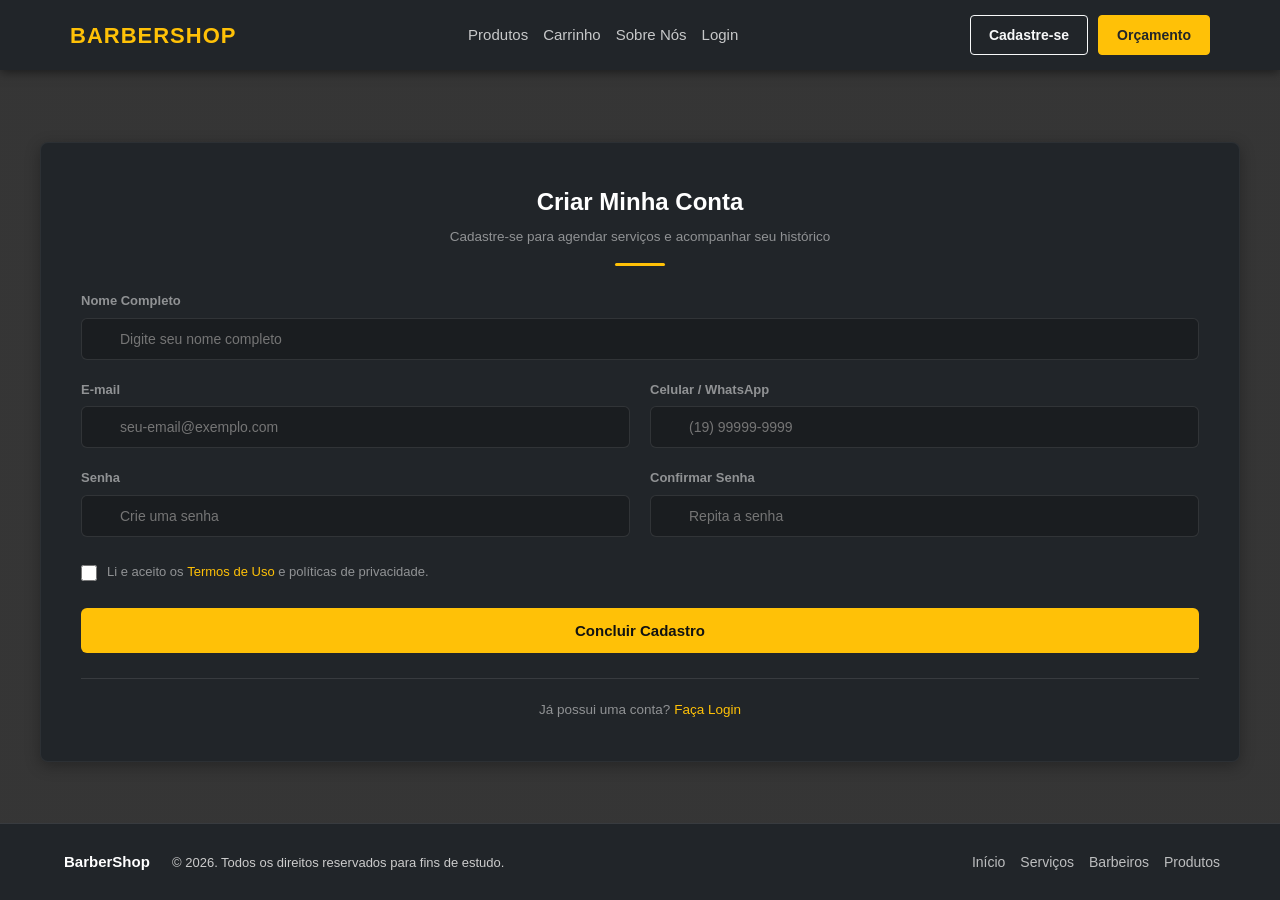
<file: liçao final/CadastroCliente/index.html>
<!DOCTYPE html>
<html lang="pt-BR">
<head>
    <meta charset="UTF-8">
    <meta name="viewport" content="width=device-width, initial-scale=1.0">
    <title>BarberShop | Criar Conta</title>
    
    <link rel="stylesheet" href="style.css">
</head>
<body>

    <header>
        <div class="nav-container">
            <a class="fontedelogo" href="../login/index.html">BarberShop</a>
            <nav>
                <ul class="menu-links">
                    <li><a href="../Listagem/index.html">Produtos</a></li>
                    <li><a href="../Resumo/index.html">Carrinho</a></li>
                    <li><a href="../index.html">Sobre Nós</a></li>
                    <li><a href="../login/index.html">Login</a></li>
                </ul>
            </nav>
            <div class="nav-buttons">
                <a class="btn-custom btn-outline" href="../CadastroCliente/index.html">Cadastre-se</a>
                <a class="btn-custom btn-primary-custom" href="https://wa.me" target="_blank">Orçamento</a>
            </div>
        </div>
    </header>

    <main class="main-cadastro">
        <section class="container-cadastro">
            <div class="card-cadastro">
                
                <div class="cadastro-header">
                    <h2>Criar Minha Conta</h2>
                    <p>Cadastre-se para agendar serviços e acompanhar seu histórico</p>
                    <div class="linha-decorativa"></div>
                </div>

                <form onsubmit="realizarCadastro(event)">
                    <div class="form-grid">
                        
                        <div class="form-grupo col-larga">
                            <label for="nome">Nome Completo</label>
                            <div class="input-wrapper">
                                <span class="input-icone"></span>
                                <input type="text" id="nome" placeholder="Digite seu nome completo" required autocomplete="name">
                            </div>
                        </div>

                        <div class="form-grupo">
                            <label for="email">E-mail</label>
                            <div class="input-wrapper">
                                <span class="input-icone"></span>
                                <input type="email" id="email" placeholder="seu-email@exemplo.com" required autocomplete="email">
                            </div>
                        </div>

                        <div class="form-grupo">
                            <label for="telefone">Celular / WhatsApp</label>
                            <div class="input-wrapper">
                                <span class="input-icone"></span>
                                <input type="tel" id="telefone" placeholder="(19) 99999-9999" required autocomplete="tel">
                            </div>
                        </div>

                        <div class="form-grupo">
                            <label for="senha">Senha</label>
                            <div class="input-wrapper">
                                <span class="input-icone"></span>
                                <input type="password" id="senha" placeholder="Crie uma senha" required autocomplete="new-password">
                                <button type="button" class="btn-olho" onclick="toggleSenha('senha', this)"></button>
                            </div>
                        </div>

                        <div class="form-grupo">
                            <label for="confirma-senha">Confirmar Senha</label>
                            <div class="input-wrapper">
                                <span class="input-icone"></span>
                                <input type="password" id="confirma-senha" placeholder="Repita a senha" required autocomplete="new-password">
                                <button type="button" class="btn-olho" onclick="toggleSenha('confirma-senha', this)"></button>
                            </div>
                        </div>

                        <div class="form-grupo col-larga check-grupo">
                            <input type="checkbox" id="termos" required>
                            <label for="termos">
                                Li e aceito os <a href="#" class="texto-ouro">Termos de Uso</a> e políticas de privacidade.
                            </label>
                        </div>

                        <div class="form-grupo col-larga">
                            <button type="submit" class="btn-cadastro-enviar">Concluir Cadastro</button>
                        </div>

                    </div>
                </form>

                <div class="cadastro-footer">
                    <p>Já possui uma conta? <a href="../login/index.html" class="texto-ouro">Faça Login</a></p>
                </div>

            </div>
        </section>
    </main>

    <footer class="main-footer">
        <div class="footer-container">
            <div class="footer-brand">
                <span class="brand-name">
                    <i class="bi bi-scissors"></i> BarberShop
                </span>
                <small class="footer-copyright">
                    &copy; 2026. Todos os direitos reservados para fins de estudo.
                </small>
            </div>
            <div class="footer-links">
                <a href="../login/index.html">Início</a>
                <a href="../Listagem/index.html">Serviços</a>
                <a href="../Listagem copy/index.html">Barbeiros</a>
                <a href="../Listagem/index.html">Produtos</a>
            </div>
        </div>
    </footer>

    <script src="script.js"></script>
</body>
</html>
</file>
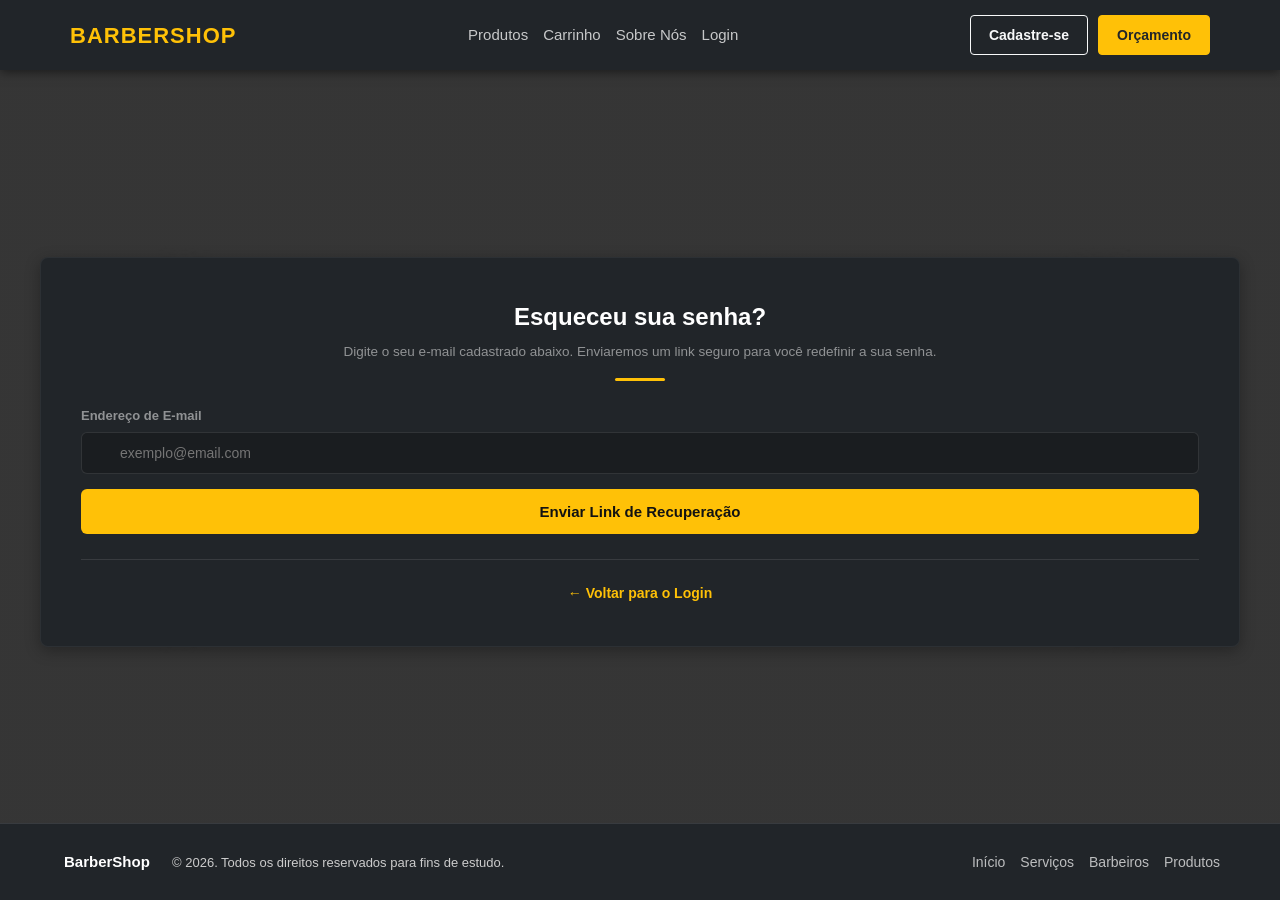
<file: liçao final/EqueceuSenha/index.html>
<!DOCTYPE html>
<html lang="pt-BR">
<head>
    <meta charset="UTF-8">
    <meta name="viewport" content="width=device-width, initial-scale=1.0">
    <title>BarberShop | Recuperar Senha</title>
   
    <link rel="stylesheet" href="style.css">
</head>
<body>

    <header>
        <div class="nav-container">
            <a class="fontedelogo" href="../login/index.html">BarberShop</a>
            <nav>
                <ul class="menu-links">
                    <li><a href="../Listagem/index.html">Produtos</a></li>
                    <li><a href="../Resumo/index.html">Carrinho</a></li>
                    <li><a href="../index.html">Sobre Nós</a></li>
                    <li><a href="../login/index.html">Login</a></li>
                </ul>
            </nav>
            <div class="nav-buttons">
                <a class="btn-custom btn-outline" href="../CadastroCliente/index.html">Cadastre-se</a>
                <a class="btn-custom btn-primary-custom" href="https://wa.me" target="_blank">Orçamento</a>
            </div>
        </div>
    </header>

    <main class="main-cadastro">
        <section class="container-cadastro">
            <div class="card-cadastro card-centralizado">
                
                <div class="cadastro-header">
                    <h2>Esqueceu sua senha?</h2>
                    <p>Digite o seu e-mail cadastrado abaixo. Enviaremos um link seguro para você redefinir a sua senha.</p>
                    <div class="linha-decorativa"></div>
                </div>

                <form action="../login/index.html" method="POST">
                    <div class="form-grid">
                        
                        <div class="form-grupo col-larga">
                            <label for="email">Endereço de E-mail</label>
                            <div class="input-wrapper">
                               
                                <input type="email" id="email" placeholder="exemplo@email.com" required autocomplete="email">
                            </div>
                        </div>

                        <div class="form-grupo col-larga">
                            <button type="submit" class="btn-cadastro-enviar">Enviar Link de Recuperação</button>
                        </div>

                    </div>
                </form>

                <div class="cadastro-footer">
                    <a href="../login/index.html" class="texto-ouro link-voltar">&larr; Voltar para o Login</a>
                </div>

            </div>
        </section>
    </main>

    <footer class="main-footer">
        <div class="footer-container">
            <div class="footer-brand">
                <span class="brand-name">
                    <i class="bi bi-scissors"></i> BarberShop
                </span>
                <small class="footer-copyright">
                    &copy; 2026. Todos os direitos reservados para fins de estudo.
                </small>
            </div>
            <div class="footer-links">
                <a href="../login/index.html">Início</a>
                <a href="../Listagem/index.html">Serviços</a>
                <a href="../Listagem copy/index.html">Barbeiros</a>
                <a href="../Listagem/index.html">Produtos</a>
            </div>
        </div>
    </footer>

</body>
</html>
</file>
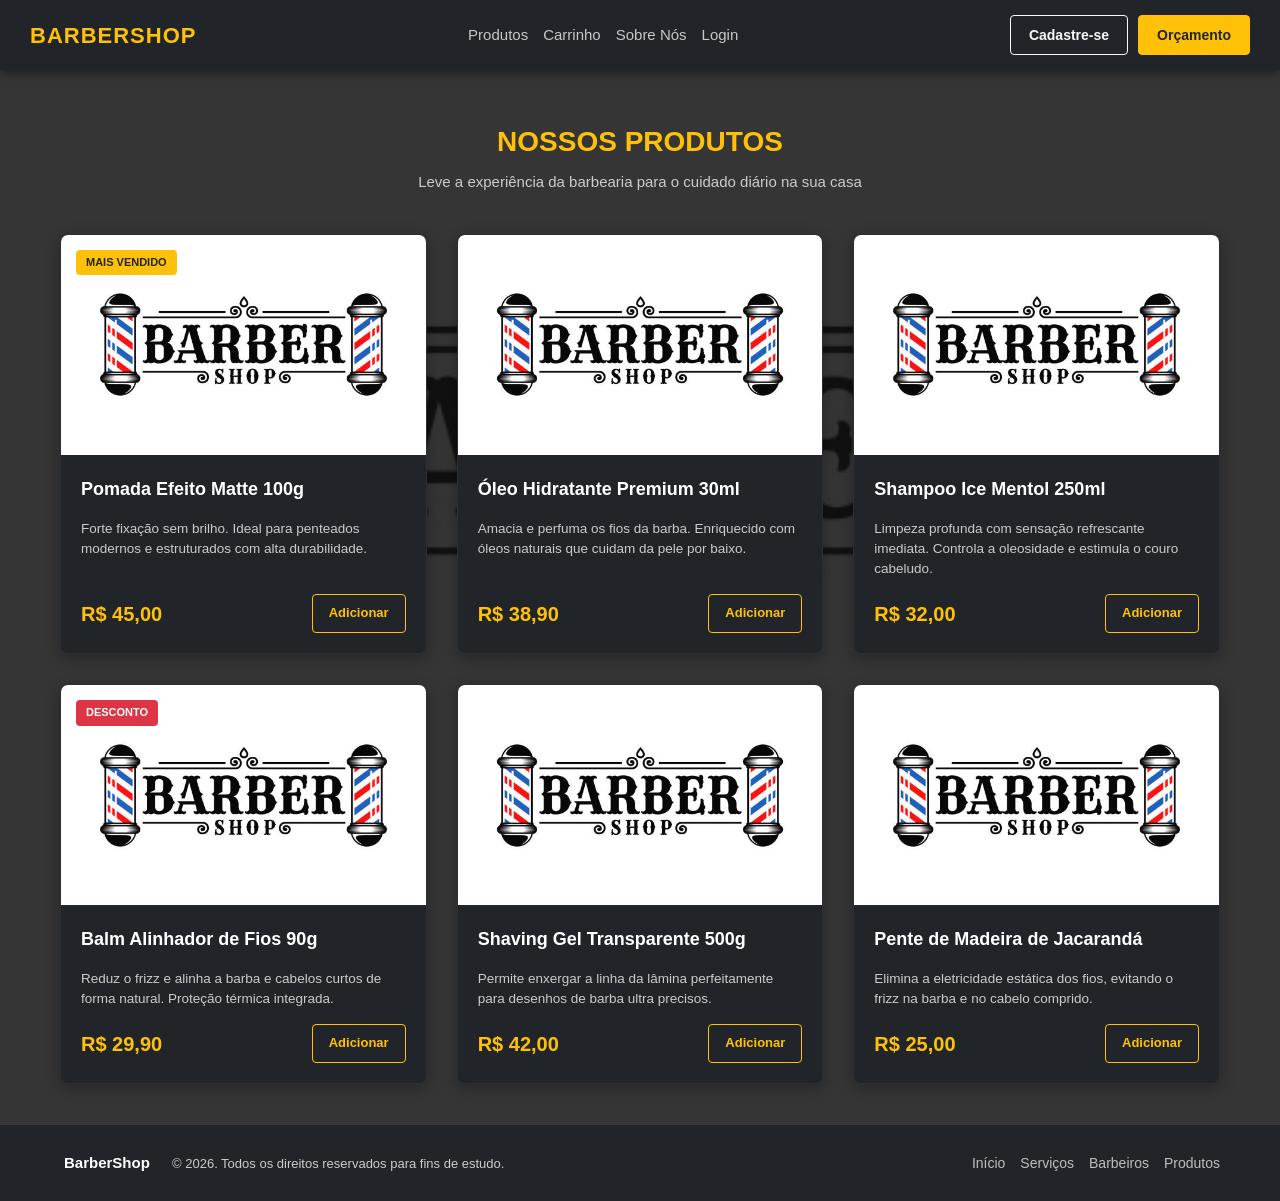
<file: liçao final/Listagem/index.html>
<!DOCTYPE html>
<html lang="pt-BR">
<head>
    <meta charset="UTF-8">
    <meta name="viewport" content="width=device-width, initial-scale=1.0">
    <title>BarberShop | Produtos</title>
    <link rel="stylesheet" href="style.css">
</head>
<body>

    <header>
        <div class="nav-container">
            <a class="fontedelogo" href="../login/index.html">BarberShop</a>
            <nav>
                <ul class="menu-links">
                    <li><a href="../Listagem/index.html">Produtos</a></li>
                    <li><a href="../Resumo/index.html">Carrinho</a></li>
                    <li><a href="../index.html">Sobre Nós</a></li>
                    <li><a href="../login/index.html">Login</a></li>
                </ul>
            </nav>
            <div class="nav-buttons">
                <a class="btn-custom btn-outline" href="../CadastroCliente/index.html">Cadastre-se</a>
                <a class="btn-custom btn-primary-custom" href="https://wa.me" target="_blank">Orçamento</a>
            </div>
        </div>
    </header>

    <main class="main-produtos">
        <section class="secao-produtos-topo">
            <h2>Nossos Produtos</h2>
            <p>Leve a experiência da barbearia para o cuidado diário na sua casa</p>
        </section>

        <section class="grid-produtos" id="cardContainer">

            <article class="card-produto">
                <div class="produto-imagem-wrapper">
                    <div class="produto-tag-destaque">Mais Vendido</div>
                    <div class="produto-foto-placeholder">Pomada Modeladora</div>
                </div>
                <div class="produto-detalhes">
                    <h3>Pomada Efeito Matte 100g</h3>
                    <p>Forte fixação sem brilho. Ideal para penteados modernos e estruturados com alta durabilidade.</p>
                    <div class="produto-preco-acao">
                        <span class="preco-valor">R$ 45,00</span>
                        <a href="../Resumo/index.html" class="btn-adicionar-carrinho">Adicionar</a>
                    </div>
                </div>
            </article>

            <article class="card-produto">
                <div class="produto-imagem-wrapper">
                    <div class="produto-foto-placeholder">Óleo para Barba</div>
                </div>
                <div class="produto-detalhes">
                    <h3>Óleo Hidratante Premium 30ml</h3>
                    <p>Amacia e perfuma os fios da barba. Enriquecido com óleos naturais que cuidam da pele por baixo.</p>
                    <div class="produto-preco-acao">
                        <span class="preco-valor">R$ 38,90</span>
                        <a href="../Resumo/index.html" class="btn-adicionar-carrinho">Adicionar</a>
                    </div>
                </div>
            </article>

            <article class="card-produto">
                <div class="produto-imagem-wrapper">
                    <div class="produto-foto-placeholder">Shampoo de Cabelo</div>
                </div>
                <div class="produto-detalhes">
                    <h3>Shampoo Ice Mentol 250ml</h3>
                    <p>Limpeza profunda com sensação refrescante imediata. Controla a oleosidade e estimula o couro cabeludo.</p>
                    <div class="produto-preco-acao">
                        <span class="preco-valor">R$ 32,00</span>
                        <a href="../Resumo/index.html" class="btn-adicionar-carrinho">Adicionar</a>
                    </div>
                </div>
            </article>

            <article class="card-produto">
                <div class="produto-imagem-wrapper">
                    <div class="produto-tag-destaque tag-promocao">Desconto</div>
                    <div class="produto-foto-placeholder">Balm Capilar</div>
                </div>
                <div class="produto-detalhes">
                    <h3>Balm Alinhador de Fios 90g</h3>
                    <p>Reduz o frizz e alinha a barba e cabelos curtos de forma natural. Proteção térmica integrada.</p>
                    <div class="produto-preco-acao">
                        <span class="preco-valor">R$ 29,90</span>
                        <a href="../Resumo/index.html" class="btn-adicionar-carrinho">Adicionar</a>
                    </div>
                </div>
            </article>

            <article class="card-produto">
                <div class="produto-imagem-wrapper">
                    <div class="produto-foto-placeholder">Gel de barbear</div>
                </div>
                <div class="produto-detalhes">
                    <h3>Shaving Gel Transparente 500g</h3>
                    <p>Permite enxergar a linha da lâmina perfeitamente para desenhos de barba ultra precisos.</p>
                    <div class="produto-preco-acao">
                        <span class="preco-valor">R$ 42,00</span>
                        <a href="../Resumo/index.html" class="btn-adicionar-carrinho">Adicionar</a>
                    </div>
                </div>
            </article>

            <article class="card-produto">
                <div class="produto-imagem-wrapper">
                    <div class="produto-foto-placeholder">Pente de Madeira</div>
                </div>
                <div class="produto-detalhes">
                    <h3>Pente de Madeira de Jacarandá</h3>
                    <p>Elimina a eletricidade estática dos fios, evitando o frizz na barba e no cabelo comprido.</p>
                    <div class="produto-preco-acao">
                        <span class="preco-valor">R$ 25,00</span>
                        <a href="../Resumo/index.html" class="btn-adicionar-carrinho">Adicionar</a>
                    </div>
                </div>
            </article>
        </section>
    </main>

    <footer class="main-footer">
        <div class="footer-container">
            <div class="footer-brand">
                <span class="brand-name">
                    <i class="bi bi-scissors"></i> BarberShop
                </span>
                <small class="footer-copyright">
                    &copy; 2026. Todos os direitos reservados para fins de estudo.
                </small>
            </div>
            <div class="footer-links">
                <a href="../login/index.html">Início</a>
                <a href="../Listagem/index.html">Serviços</a>
                <a href="../Listagem copy/index.html">Barbeiros</a>
                <a href="../Listagem/index.html">Produtos</a>
            </div>
        </div>
    </footer>
    <script src="script.js"></script>
</body>
</html>
</file>
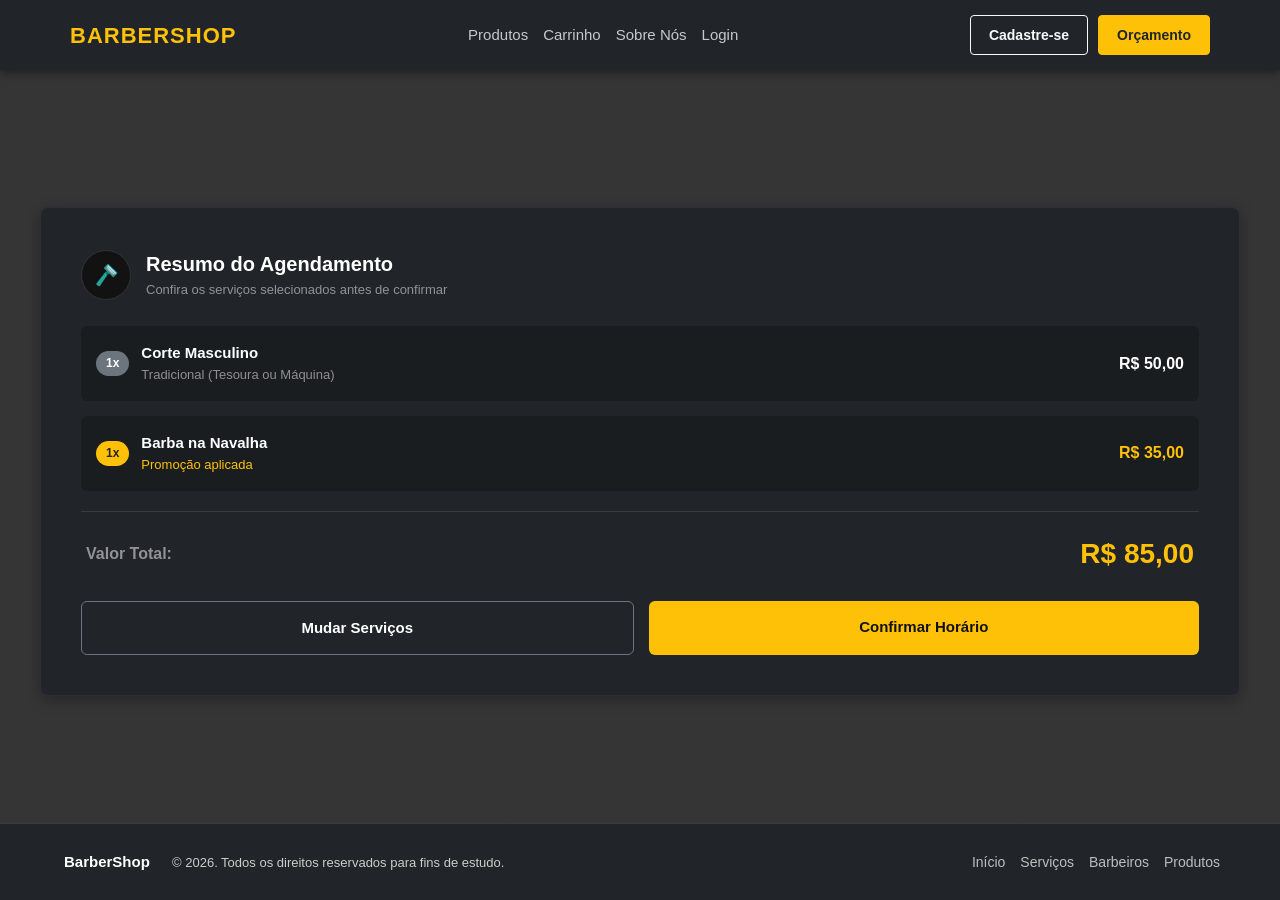
<file: liçao final/Resumo/index.html>
<!DOCTYPE html>
<html lang="pt-BR">
<head>
    <meta charset="UTF-8">
    <meta name="viewport" content="width=device-width, initial-scale=1.0">
    <title>BarberShop | Resumo do Agendamento</title>
    <link rel="stylesheet" href="style.css">
</head>
<body>

    <header>
        <div class="nav-container">
            <a class="fontedelogo" href="../login/index.html">BarberShop</a>
            <nav>
                <ul class="menu-links">
                    <li><a href="../Listagem/index.html">Produtos</a></li>
                    <li><a href="../Resumo/index.html">Carrinho</a></li>
                    <li><a href="../index.html">Sobre Nós</a></li>
                    <li><a href="../login/index.html">Login</a></li>
                </ul>
            </nav>
            <div class="nav-buttons">
                <a class="btn-custom btn-outline" href="../CadastroCliente/index.html">Cadastre-se</a>
                <a class="btn-custom btn-primary-custom" href="https://wa.me" target="_blank">Orçamento</a>
            </div>
        </div>
    </header>

    <main class="main-resumo">
        <section class="container-resumo">
            <div class="card-resumo">
                
                <div class="resumo-header">
                    <div class="icon-circle">🪒</div>
                    <div>
                        <h2>Resumo do Agendamento</h2>
                        <p>Confira os serviços selecionados antes de confirmar</p>
                    </div>
                </div>

                <div class="lista-servicos">
                    <article class="item-servico">
                        <div class="servico-info">
                            <span class="badge-quantidade">1x</span>
                            <div>
                                <h3>Corte Masculino</h3>
                                <p>Tradicional (Tesoura ou Máquina)</p>
                            </div>
                        </div>
                        <strong class="preco-item">R$ 50,00</strong>
                    </article>

                    <article class="item-servico">
                        <div class="servico-info">
                            <span class="badge-quantidade badge-promocao">1x</span>
                            <div>
                                <h3>Barba na Navalha</h3>
                                <p class="texto-promocao">Promoção aplicada</p>
                            </div>
                        </div>
                        <strong class="preco-item texto-ouro">R$ 35,00</strong>
                    </article>
                </div>

                <div class="divisor-resumo"></div>

                <div class="total-container">
                    <span>Valor Total:</span>
                    <h3 class="preco-total">R$ 85,00</h3>
                </div>

                <div class="botoes-acoes">
                    <a href="../Listagem/index.html" class="btn-resumo btn-voltar">Mudar Serviços</a>
                    <a href="../index.html" class="btn-resumo btn-confirmar">Confirmar Horário</a>
                </div>

            </div>
        </section>
    </main>

    <footer class="main-footer">
        <div class="footer-container">
            <div class="footer-brand">
                <span class="brand-name">
                    <i class="bi bi-scissors"></i> BarberShop
                </span>
                <small class="footer-copyright">
                    &copy; 2026. Todos os direitos reservados para fins de estudo.
                </small>
            </div>
            <div class="footer-links">
                <a href="../login/index.html">Início</a>
                <a href="../Listagem/index.html">Serviços</a>
                <a href="../Listagem copy/index.html">Barbeiros</a>
                <a href="../Listagem/index.html">Produtos</a>
            </div>
        </div>
    </footer>

</body>
</html>
</file>
<file: liçao final/CadastroCliente/style.css>
* {
    margin: 0;
    padding: 0;
    box-sizing: border-box;
    font-family: 'Segoe UI', Tahoma, Geneva, Verdana, sans-serif;
}

body {
    background: linear-gradient(rgba(18, 18, 18, 0.85), rgba(18, 18, 18, 0.85)), url('../img/cadeirasinformacao.jpg') no-repeat center center fixed; 
    background-size: cover;
    color: #ffffff;
    line-height: 1.6;
    display: flex;
    flex-direction: column;
    min-height: 100vh;
    padding-top: 175px;
}

header {
    position: fixed;
    top: 0;
    left: 0;
    width: 100%;
    background-color: #212529;
    z-index: 1000;
    box-shadow: 0 2px 10px rgba(0,0,0,0.5);
}

.nav-container {
    width: 100%;
    padding: 15px;
    display: flex;
    flex-direction: column;
    align-items: center;
    gap: 15px;
}

.fontedelogo {
    font-size: 22px;
    font-weight: bold;
    color: #ffc107;
    text-decoration: none;
    text-transform: uppercase;
    letter-spacing: 1px;
    transition: color 0.3s;
}

.fontedelogo:hover {
    color: #ffffff;
}

.menu-links {
    display: flex;
    flex-wrap: wrap;
    justify-content: center;
    list-style: none;
    gap: 15px;
}

.menu-links a {
    color: rgba(255, 255, 255, 0.75);
    text-decoration: none;
    font-size: 15px;
    font-weight: 500;
    transition: color 0.3s;
}

.menu-links a:hover {
    color: #ffc107;
}

.nav-buttons {
    display: flex;
    width: 100%;
    justify-content: center;
    gap: 10px;
}

.btn-custom {
    flex: 1;
    max-width: 140px;
    text-align: center;
    padding: 8px 12px;
    border-radius: 4px;
    font-size: 14px;
    font-weight: 600;
    text-decoration: none;
    transition: all 0.3s;
}

.btn-outline {
    border: 1px solid #f8f9fa;
    color: #f8f9fa;
}

.btn-outline:hover {
    background-color: #f8f9fa;
    color: #212529;
}

.btn-primary-custom {
    background-color: #ffc107;
    color: #212529;
    border: 1px solid #ffc107;
}

.btn-primary-custom:hover {
    background-color: #e0a800;
    border-color: #d39e00;
}

.main-cadastro {
    flex: 1;
    width: 100%;
    padding: 40px 20px;
    display: flex;
    align-items: center;
    justify-content: center;
}

.container-cadastro {
    width: 100%;
    max-width: 650px;
    margin: 0 auto;
}

.card-cadastro {
    background-color: #212529;
    border: 1px solid rgba(255, 255, 255, 0.05);
    border-radius: 8px;
    padding: 25px 20px;
    box-shadow: 0 4px 15px rgba(0,0,0,0.3);
}

.cadastro-header {
    text-align: center;
    margin-bottom: 25px;
}

.cadastro-header h2 {
    font-size: 24px;
    color: #ffffff;
    font-weight: bold;
    margin-bottom: 5px;
}

.cadastro-header p {
    color: rgba(255, 255, 255, 0.5);
    font-size: 13.5px;
    margin-bottom: 15px;
}

.linha-decorativa {
    width: 50px;
    height: 3px;
    background-color: #ffc107;
    margin: 0 auto;
    border-radius: 2px;
}

.form-grid {
    display: flex;
    flex-direction: column;
    gap: 15px;
}

.form-grupo {
    display: flex;
    flex-direction: column;
    gap: 6px;
}

.form-grupo label {
    color: rgba(255, 255, 255, 0.5);
    font-size: 13px;
    font-weight: 600;
}

.input-wrapper {
    position: relative;
    display: flex;
    align-items: center;
}

.input-icone {
    position: absolute;
    left: 12px;
    font-size: 14px;
    user-select: none;
    pointer-events: none;
}

.input-wrapper input {
    width: 100%;
    background-color: #1a1d20;
    border: 1px solid rgba(255, 255, 255, 0.1);
    border-radius: 6px;
    padding: 12px 12px 12px 38px;
    color: #ffffff;
    font-size: 14px;
    outline: none;
    transition: border-color 0.3s;
}

.input-wrapper input:focus {
    border-color: #ffc107;
}

.btn-olho {
    position: absolute;
    right: 12px;
    background: none;
    border: none;
    color: rgba(255, 255, 255, 0.5);
    cursor: pointer;
    font-size: 14px;
    outline: none;
}

.check-grupo {
    flex-direction: row;
    align-items: center;
    gap: 10px;
    margin: 5px 0;
}

.check-grupo input {
    width: 16px;
    height: 16px;
    accent-color: #ffc107;
    cursor: pointer;
}

.check-grupo label {
    font-size: 13px;
    font-weight: normal;
    cursor: pointer;
}

.texto-ouro {
    color: #ffc107;
    text-decoration: none;
    font-weight: 500;
}

.texto-ouro:hover {
    color: #e0a800;
}

.btn-cadastro-enviar {
    background-color: #ffc107;
    color: #121212;
    border: none;
    padding: 14px;
    border-radius: 6px;
    font-size: 15px;
    font-weight: bold;
    cursor: pointer;
    transition: background-color 0.3s;
}

.btn-cadastro-enviar:hover {
    background-color: #e0a800;
}

.cadastro-footer {
    text-align: center;
    border-top: 1px solid rgba(255, 255, 255, 0.1);
    margin-top: 25px;
    padding-top: 20px;
}

.cadastro-footer p {
    color: rgba(255, 255, 255, 0.5);
    font-size: 13.5px;
}

.main-footer {
    background-color: #212529; 
    padding: 25px 0;
    margin-top: auto;
    border-top: 1px solid rgba(255, 255, 255, 0.1);
    width: 100%;
}

.footer-container {
    width: 100%;
    padding: 0 20px;
    display: flex;
    flex-direction: column;
    align-items: center;
    gap: 20px;
    text-align: center;
}

.brand-name {
    font-weight: bold;
    color: #ffffff;
    margin-right: 8px;
    font-size: 15px;
}

.brand-name i {
    margin-right: 4px;
    color: #ffc107;
}

.footer-copyright {
    color: #cccccc;
    font-size: 13px;
    display: block;
}

.footer-links {
    display: flex;
    flex-wrap: wrap;
    justify-content: center;
    gap: 15px;
}

.footer-links a {
    text-decoration: none;
    color: rgba(255, 255, 255, 0.7);
    font-size: 14px;
    transition: color 0.3s ease;
}

.footer-links a:hover {
    color: #ffffff;
}

@media (min-width: 576px) {
    .card-cadastro {
        padding: 40px;
    }
    
    .form-grid {
        display: grid;
        grid-template-columns: repeat(2, 1fr);
        gap: 20px;
    }
    
    .col-larga {
        grid-column: span 2;
    }
}

@media (min-width: 768px) {
    body {
        padding-top: 80px;
    }

    .nav-container {
        flex-direction: row; 
        justify-content: space-between;
        padding: 15px 30px;
        gap: 0;
    }

    .nav-buttons {
        width: auto;
    }

    .btn-custom {
        flex: none;
        width: auto;
        padding: 8px 18px;
    }

    .footer-container {
        flex-direction: row; 
        justify-content: space-between;
        gap: 0;
        text-align: left;
    }

    .footer-copyright {
        display: inline-block; 
        margin-left: 10px;
    }
}

@media (min-width: 1024px) {
    .nav-container, 
    .container-cadastro,
    .footer-container {
        max-width: 1200px; 
        margin-left: auto;
        margin-right: auto;
    }
}
</file>
<file: liçao final/EqueceuSenha/style.css>
* {
    margin: 0;
    padding: 0;
    box-sizing: border-box;
    font-family: 'Segoe UI', Tahoma, Geneva, Verdana, sans-serif;
}

body {
    background: linear-gradient(rgba(18, 18, 18, 0.85), rgba(18, 18, 18, 0.85)), url('../img/cadeirasinformacao.jpg') no-repeat center center fixed; 
    background-size: cover;
    color: #ffffff;
    line-height: 1.6;
    display: flex;
    flex-direction: column;
    min-height: 100vh;
    padding-top: 175px;
}

header {
    position: fixed;
    top: 0;
    left: 0;
    width: 100%;
    background-color: #212529;
    z-index: 1000;
    box-shadow: 0 2px 10px rgba(0,0,0,0.5);
}

.nav-container {
    width: 100%;
    padding: 15px;
    display: flex;
    flex-direction: column;
    align-items: center;
    gap: 15px;
}

.fontedelogo {
    font-size: 22px;
    font-weight: bold;
    color: #ffc107;
    text-decoration: none;
    text-transform: uppercase;
    letter-spacing: 1px;
    transition: color 0.3s;
}

.fontedelogo:hover {
    color: #ffffff;
}

.menu-links {
    display: flex;
    flex-wrap: wrap;
    justify-content: center;
    list-style: none;
    gap: 15px;
}

.menu-links a {
    color: rgba(255, 255, 255, 0.75);
    text-decoration: none;
    font-size: 15px;
    font-weight: 500;
    transition: color 0.3s;
}

.menu-links a:hover {
    color: #ffc107;
}

.nav-buttons {
    display: flex;
    width: 100%;
    justify-content: center;
    gap: 10px;
}

.btn-custom {
    flex: 1;
    max-width: 140px;
    text-align: center;
    padding: 8px 12px;
    border-radius: 4px;
    font-size: 14px;
    font-weight: 600;
    text-decoration: none;
    transition: all 0.3s;
}

.btn-outline {
    border: 1px solid #f8f9fa;
    color: #f8f9fa;
}

.btn-outline:hover {
    background-color: #f8f9fa;
    color: #212529;
}

.btn-primary-custom {
    background-color: #ffc107;
    color: #212529;
    border: 1px solid #ffc107;
}

.btn-primary-custom:hover {
    background-color: #e0a800;
    border-color: #d39e00;
}

.main-cadastro {
    flex: 1;
    width: 100%;
    padding: 40px 20px;
    display: flex;
    align-items: center;
    justify-content: center;
}

.container-cadastro {
    width: 100%;
    max-width: 480px;
    margin: 0 auto;
}

.card-centralizado {
    background-color: #212529;
    border: 1px solid rgba(255, 255, 255, 0.05);
    border-radius: 8px;
    padding: 25px 20px;
    box-shadow: 0 4px 15px rgba(0,0,0,0.3);
}

.cadastro-header {
    text-align: center;
    margin-bottom: 25px;
}

.cadastro-header h2 {
    font-size: 24px;
    color: #ffffff;
    font-weight: bold;
    margin-bottom: 5px;
}

.cadastro-header p {
    color: rgba(255, 255, 255, 0.5);
    font-size: 13.5px;
    margin-bottom: 15px;
}

.linha-decorativa {
    width: 50px;
    height: 3px;
    background-color: #ffc107;
    margin: 0 auto;
    border-radius: 2px;
}

.form-grid {
    display: flex;
    flex-direction: column;
    gap: 15px;
}

.form-grupo {
    display: flex;
    flex-direction: column;
    gap: 6px;
}

.form-grupo label {
    color: rgba(255, 255, 255, 0.5);
    font-size: 13px;
    font-weight: 600;
}

.input-wrapper {
    position: relative;
    display: flex;
    align-items: center;
}

.input-icone {
    position: absolute;
    left: 12px;
    font-size: 14px;
    user-select: none;
    pointer-events: none;
}

.input-wrapper input {
    width: 100%;
    background-color: #1a1d20;
    border: 1px solid rgba(255, 255, 255, 0.1);
    border-radius: 6px;
    padding: 12px 12px 12px 38px;
    color: #ffffff;
    font-size: 14px;
    outline: none;
    transition: border-color 0.3s;
}

.input-wrapper input:focus {
    border-color: #ffc107;
}

.btn-cadastro-enviar {
    background-color: #ffc107;
    color: #121212;
    border: none;
    padding: 14px;
    border-radius: 6px;
    font-size: 15px;
    font-weight: bold;
    cursor: pointer;
    transition: background-color 0.3s;
    width: 100%;
}

.btn-cadastro-enviar:hover {
    background-color: #e0a800;
}

.cadastro-footer {
    text-align: center;
    border-top: 1px solid rgba(255, 255, 255, 0.1);
    margin-top: 25px;
    padding-top: 20px;
}

.texto-ouro {
    color: #ffc107;
    text-decoration: none;
    font-weight: 500;
}

.texto-ouro:hover {
    color: #e0a800;
}

.link-voltar {
    font-size: 14px;
    text-decoration: none;
    font-weight: 600;
}

.main-footer {
    background-color: #212529; 
    padding: 25px 0;
    margin-top: auto;
    border-top: 1px solid rgba(255, 255, 255, 0.1);
    width: 100%;
}

.footer-container {
    width: 100%;
    padding: 0 20px;
    display: flex;
    flex-direction: column;
    align-items: center;
    gap: 20px;
    text-align: center;
}

.brand-name {
    font-weight: bold;
    color: #ffffff;
    margin-right: 8px;
    font-size: 15px;
}

.brand-name i {
    margin-right: 4px;
    color: #ffc107;
}

.footer-copyright {
    color: #cccccc;
    font-size: 13px;
    display: block;
}

.footer-links {
    display: flex;
    flex-wrap: wrap;
    justify-content: center;
    gap: 15px;
}

.footer-links a {
    text-decoration: none;
    color: rgba(255, 255, 255, 0.7);
    font-size: 14px;
    transition: color 0.3s ease;
}

.footer-links a:hover {
    color: #ffffff;
}

@media (min-width: 576px) {
    .card-centralizado {
        padding: 40px;
    }
}

@media (min-width: 768px) {
    body {
        padding-top: 80px;
    }

    .nav-container {
        flex-direction: row; 
        justify-content: space-between;
        padding: 15px 30px;
        gap: 0;
    }

    .nav-buttons {
        width: auto;
    }

    .btn-custom {
        flex: none;
        width: auto;
        padding: 8px 18px;
    }

    .footer-container {
        flex-direction: row; 
        justify-content: space-between;
        gap: 0;
        text-align: left;
    }

    .footer-copyright {
        display: inline-block; 
        margin-left: 10px;
    }
}

@media (min-width: 1024px) {
    .nav-container, 
    .container-cadastro,
    .footer-container {
        max-width: 1200px; 
        margin-left: auto;
        margin-right: auto;
    }
}
</file>
<file: liçao final/Listagem/style.css>
* {
    margin: 0;
    padding: 0;
    box-sizing: border-box;
    font-family: 'Segoe UI', Tahoma, Geneva, Verdana, sans-serif;
}

body {
    background: linear-gradient(rgba(18, 18, 18, 0.85), rgba(18, 18, 18, 0.85)), url('../img/cadeirasinformacao.jpg') no-repeat center center fixed; 
    background-size: cover;
    color: #ffffff;
    line-height: 1.6;
    display: flex;
    flex-direction: column;
    min-height: 100vh;
    padding-top: 175px;
}

header {
    position: fixed;
    top: 0;
    left: 0;
    width: 100%;
    background-color: #212529;
    z-index: 1000;
    box-shadow: 0 2px 10px rgba(0,0,0,0.5);
}

.nav-container {
    width: 100%;
    padding: 15px;
    display: flex;
    flex-direction: column;
    align-items: center;
    gap: 15px;
}

.fontedelogo {
    font-size: 22px;
    font-weight: bold;
    color: #ffc107;
    text-decoration: none;
    text-transform: uppercase;
    letter-spacing: 1px;
    transition: color 0.3s;
}

.fontedelogo:hover {
    color: #ffffff;
}

.menu-links {
    display: flex;
    flex-wrap: wrap;
    justify-content: center;
    list-style: none;
    gap: 15px;
}

.menu-links a {
    color: rgba(255, 255, 255, 0.75);
    text-decoration: none;
    font-size: 15px;
    font-weight: 500;
    transition: color 0.3s;
}

.menu-links a:hover {
    color: #ffc107;
}

.nav-buttons {
    display: flex;
    width: 100%;
    justify-content: center;
    gap: 10px;
}

.btn-custom {
    flex: 1;
    max-width: 140px;
    text-align: center;
    padding: 8px 12px;
    border-radius: 4px;
    font-size: 14px;
    font-weight: 600;
    text-decoration: none;
    transition: all 0.3s;
}

.btn-outline {
    border: 1px solid #f8f9fa;
    color: #f8f9fa;
}

.btn-outline:hover {
    background-color: #f8f9fa;
    color: #212529;
}

.btn-primary-custom {
    background-color: #ffc107;
    color: #212529;
    border: 1px solid #ffc107;
}

.btn-primary-custom:hover {
    background-color: #e0a800;
    border-color: #d39e00;
}

.main-produtos {
    flex: 1;
    width: 100%;
    padding: 40px 20px;
}

.secao-produtos-topo {
    text-align: center;
    margin-bottom: 40px;
}

.secao-produtos-topo h2 {
    font-size: 28px;
    color: #ffc107;
    text-transform: uppercase;
    margin-bottom: 5px;
}

.secao-produtos-topo p {
    color: #cccccc;
    font-size: 15px;
}

.grid-produtos {
    display: grid;
    grid-template-columns: 1fr;
    gap: 30px;
    width: 100%;
}

.card-produto {
    background-color: #212529;
    border: 1px solid rgba(255, 255, 255, 0.05);
    border-radius: 8px;
    overflow: hidden;
    display: flex;
    flex-direction: column;
    box-shadow: 0 4px 15px rgba(0,0,0,0.3);
    transition: transform 0.3s ease, border-color 0.3s ease;
}

.card-produto:hover {
    transform: translateY(-5px);
    border-color: #ffc107;
}

.produto-imagem-wrapper {
    position: relative;
    background-color: #1a1d20;
    width: 100%;
    height: 220px;
    overflow: hidden;
}

.produto-foto-render {
    width: 100%;
    height: 100%;
    object-fit: cover;
    object-position: center;
    transition: transform 0.4s ease;
}

.card-produto:hover .produto-foto-render {
    transform: scale(1.06);
}

.produto-tag-destaque {
    position: absolute;
    top: 15px;
    left: 15px;
    background-color: #ffc107;
    color: #212529;
    padding: 4px 10px;
    font-size: 11px;
    font-weight: bold;
    border-radius: 4px;
    text-transform: uppercase;
    z-index: 2;
}

.tag-promocao {
    background-color: #dc3545;
    color: #ffffff;
}

.produto-detalhes {
    padding: 20px;
    display: flex;
    flex-direction: column;
    flex: 1;
    justify-content: space-between;
    gap: 15px;
}

.produto-detalhes h3 {
    font-size: 18px;
    color: #ffffff;
    font-weight: 600;
}

.produto-detalhes p {
    font-size: 13.5px;
    color: #cccccc;
    line-height: 1.5;
}

.produto-preco-acao {
    display: flex;
    justify-content: space-between;
    align-items: center;
    margin-top: auto;
}

.preco-valor {
    font-size: 20px;
    font-weight: bold;
    color: #ffc107;
}

.btn-adicionar-carrinho {
    background-color: transparent;
    border: 1px solid #ffc107;
    color: #ffc107;
    padding: 8px 16px;
    border-radius: 4px;
    text-decoration: none;
    font-size: 13px;
    font-weight: 600;
    transition: all 0.3s ease;
}

.btn-adicionar-carrinho:hover {
    background-color: #ffc107;
    color: #212529;
}

.main-footer {
    background-color: #212529; 
    padding: 25px 0;
    margin-top: auto;
    border-top: 1px solid rgba(255, 255, 255, 0.1);
    width: 100%;
}

.footer-container {
    width: 100%;
    padding: 0 20px;
    display: flex;
    flex-direction: column;
    align-items: center;
    gap: 20px;
    text-align: center;
}

.brand-name {
    font-weight: bold;
    color: #ffffff;
    margin-right: 8px;
    font-size: 15px;
}

.brand-name i {
    margin-right: 4px;
    color: #ffc107;
}

.footer-copyright {
    color: #cccccc;
    font-size: 13px;
    display: block;
}

.footer-links {
    display: flex;
    flex-wrap: wrap;
    justify-content: center;
    gap: 15px;
}

.footer-links a {
    text-decoration: none;
    color: rgba(255, 255, 255, 0.7);
    font-size: 14px;
    transition: color 0.3s ease;
}

.footer-links a:hover {
    color: #ffffff;
}

@media (min-width: 576px) {
    .grid-produtos {
        grid-template-columns: repeat(2, 1fr);
    }
}

@media (min-width: 768px) {
    body {
        padding-top: 80px;
    }

    .nav-container {
        flex-direction: row; 
        justify-content: space-between;
        padding: 15px 30px;
        gap: 0;
    }

    .nav-buttons {
        width: auto;
    }

    .btn-custom {
        flex: none;
        width: auto;
        padding: 8px 18px;
    }

    .footer-container {
        flex-direction: row; 
        justify-content: space-between;
        gap: 0;
        text-align: left;
    }

    .footer-copyright {
        display: inline-block; 
        margin-left: 10px;
    }
}

@media (min-width: 992px) {
    .grid-produtos {
        grid-template-columns: repeat(3, 1fr);
    }
}

@media (min-width: 1024px) {
    .main-produtos,
    .grid-produtos,
    .footer-container {
        max-width: 1200px;
        margin-left: auto;
        margin-right: auto;
    }
}
</file>
<file: liçao final/Resumo/style.css>
* {
    margin: 0;
    padding: 0;
    box-sizing: border-box;
    font-family: 'Segoe UI', Tahoma, Geneva, Verdana, sans-serif;
}

body {
    background: linear-gradient(rgba(18, 18, 18, 0.85), rgba(18, 18, 18, 0.85)), url('../img/cadeirasinformacao.jpg') no-repeat center center fixed; 
    background-size: cover;
    color: #ffffff;
    line-height: 1.6;
    display: flex;
    flex-direction: column;
    min-height: 100vh;
    padding-top: 175px;
}

header {
    position: fixed;
    top: 0;
    left: 0;
    width: 100%;
    background-color: #212529;
    z-index: 1000;
    box-shadow: 0 2px 10px rgba(0,0,0,0.5);
}

.nav-container {
    width: 100%;
    padding: 15px;
    display: flex;
    flex-direction: column;
    align-items: center;
    gap: 15px;
}

.fontedelogo {
    font-size: 22px;
    font-weight: bold;
    color: #ffc107;
    text-decoration: none;
    text-transform: uppercase;
    letter-spacing: 1px;
    transition: color 0.3s;
}

.fontedelogo:hover {
    color: #ffffff;
}

.menu-links {
    display: flex;
    flex-wrap: wrap;
    justify-content: center;
    list-style: none;
    gap: 15px;
}

.menu-links a {
    color: rgba(255, 255, 255, 0.75);
    text-decoration: none;
    font-size: 15px;
    font-weight: 500;
    transition: color 0.3s;
}

.menu-links a:hover {
    color: #ffc107;
}

.nav-buttons {
    display: flex;
    width: 100%;
    justify-content: center;
    gap: 10px;
}

.btn-custom {
    flex: 1;
    max-width: 140px;
    text-align: center;
    padding: 8px 12px;
    border-radius: 4px;
    font-size: 14px;
    font-weight: 600;
    text-decoration: none;
    transition: all 0.3s;
}

.btn-outline {
    border: 1px solid #f8f9fa;
    color: #f8f9fa;
}

.btn-outline:hover {
    background-color: #f8f9fa;
    color: #212529;
}

.btn-primary-custom {
    background-color: #ffc107;
    color: #212529;
    border: 1px solid #ffc107;
}

.btn-primary-custom:hover {
    background-color: #e0a800;
    border-color: #d39e00;
}

.main-resumo {
    flex: 1;
    display: flex;
    align-items: center;
    justify-content: center;
    padding: 40px 20px;
    width: 100%;
}

.container-resumo {
    width: 100%;
    max-width: 600px;
    margin: 0 auto;
}

.card-resumo {
    background-color: #212529;
    border: 1px solid rgba(255, 255, 255, 0.05);
    border-radius: 8px;
    padding: 25px;
    box-shadow: 0 4px 15px rgba(0,0,0,0.3);
}

.resumo-header {
    display: flex;
    align-items: center;
    gap: 15px;
    margin-bottom: 25px;
}

.icon-circle {
    width: 50px;
    height: 50px;
    background-color: #121212;
    border: 1px solid #333;
    border-radius: 50%;
    display: flex;
    align-items: center;
    justify-content: center;
    font-size: 20px;
}

.resumo-header h2 {
    font-size: 18px;
    color: #ffffff;
    font-weight: bold;
}

.resumo-header p {
    color: rgba(255, 255, 255, 0.5);
    font-size: 13px;
}

.lista-servicos {
    display: flex;
    flex-direction: column;
    gap: 15px;
}

.item-servico {
    background-color: #1a1d20;
    border-radius: 6px;
    padding: 15px;
    display: flex;
    justify-content: space-between;
    align-items: center;
    flex-wrap: wrap;
    gap: 10px;
}

.servico-info {
    display: flex;
    align-items: center;
    gap: 12px;
}

.badge-quantidade {
    background-color: #6c757d;
    color: #ffffff;
    padding: 3px 10px;
    border-radius: 20px;
    font-size: 12px;
    font-weight: bold;
}

.badge-promocao {
    background-color: #ffc107;
    color: #212529;
}

.servico-info h3 {
    font-size: 15px;
    color: #ffffff;
    font-weight: 600;
}

.servico-info p {
    color: rgba(255, 255, 255, 0.5);
    font-size: 13px;
}

.servico-info p.texto-promocao {
    color: #ffc107;
    font-weight: 500;
}

.preco-item {
    font-size: 16px;
    color: #ffffff;
}

.texto-ouro {
    color: #ffc107;
}

.divisor-resumo {
    height: 1px;
    background-color: rgba(255, 255, 255, 0.1);
    margin: 20px 0;
}

.total-container {
    display: flex;
    justify-content: space-between;
    align-items: center;
    padding: 0 5px;
    margin-bottom: 25px;
}

.total-container span {
    color: rgba(255, 255, 255, 0.5);
    font-weight: 600;
    font-size: 16px;
}

.preco-total {
    color: #ffc107;
    font-size: 26px;
    font-weight: bold;
}

.botoes-acoes {
    display: flex;
    flex-direction: column;
    gap: 15px;
}

.btn-resumo {
    width: 100%;
    padding: 14px;
    border-radius: 6px;
    font-size: 15px;
    font-weight: bold;
    text-align: center;
    text-decoration: none;
    transition: all 0.3s ease;
}

.btn-voltar {
    border: 1px solid #6c757d;
    color: #ffffff;
}

.btn-voltar:hover {
    background-color: #6c757d;
}

.btn-confirmar {
    background-color: #ffc107;
    color: #121212;
}

.btn-confirmar:hover {
    background-color: #e0a800;
}

.main-footer {
    background-color: #212529; 
    padding: 25px 0;
    margin-top: auto;
    border-top: 1px solid rgba(255, 255, 255, 0.1);
    width: 100%;
}

.footer-container {
    width: 100%;
    padding: 0 20px;
    display: flex;
    flex-direction: column;
    align-items: center;
    gap: 20px;
    text-align: center;
}

.brand-name {
    font-weight: bold;
    color: #ffffff;
    margin-right: 8px;
    font-size: 15px;
}

.brand-name i {
    margin-right: 4px;
    color: #ffc107;
}

.footer-copyright {
    color: #cccccc;
    font-size: 13px;
    display: block;
}

.footer-links {
    display: flex;
    flex-wrap: wrap;
    justify-content: center;
    gap: 15px;
}

.footer-links a {
    text-decoration: none;
    color: rgba(255, 255, 255, 0.7);
    font-size: 14px;
    transition: color 0.3s ease;
}

.footer-links a:hover {
    color: #ffffff;
}

@media (min-width: 576px) {
    .botoes-acoes {
        flex-direction: row;
    }

    .btn-voltar {
        order: 1;
        flex: 1;
    }

    .btn-confirmar {
        order: 2;
        flex: 1;
    }

    .card-resumo {
        padding: 35px;
    }

    .resumo-header h2 {
        font-size: 20px;
    }

    .preco-total {
        font-size: 28px;
    }
}

@media (min-width: 768px) {
    body {
        padding-top: 80px;
    }

    .nav-container {
        flex-direction: row; 
        justify-content: space-between;
        padding: 15px 30px;
        gap: 0;
    }

    .nav-buttons {
        width: auto;
    }

    .btn-custom {
        flex: none;
        width: auto;
        padding: 8px 18px;
    }

    .card-resumo {
        padding: 40px;
    }

    .footer-container {
        flex-direction: row; 
        justify-content: space-between;
        gap: 0;
        text-align: left;
    }

    .footer-copyright {
        display: inline-block; 
        margin-left: 10px;
    }
}

@media (min-width: 1024px) {
    .nav-container, 
    .container-resumo,
    .footer-container {
        max-width: 1200px; 
        margin-left: auto;
        margin-right: auto;
    }
}
</file>
